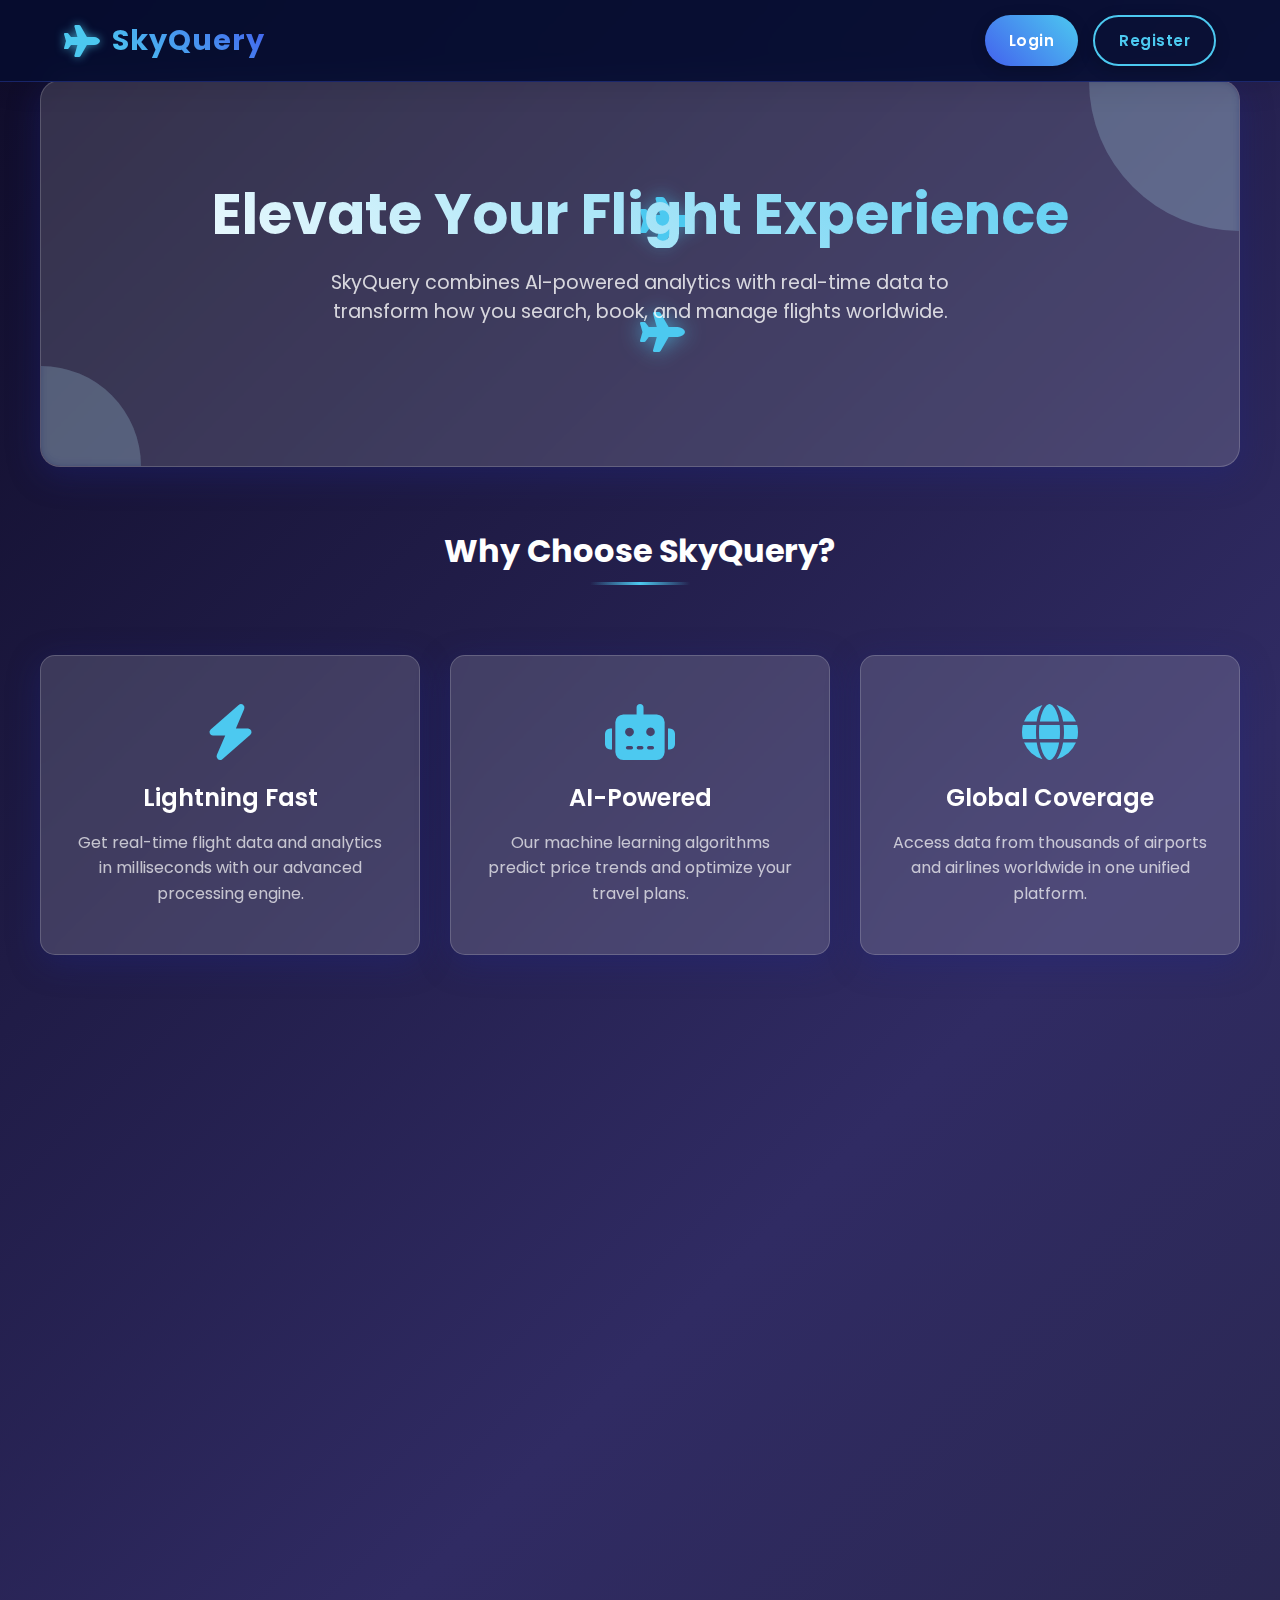
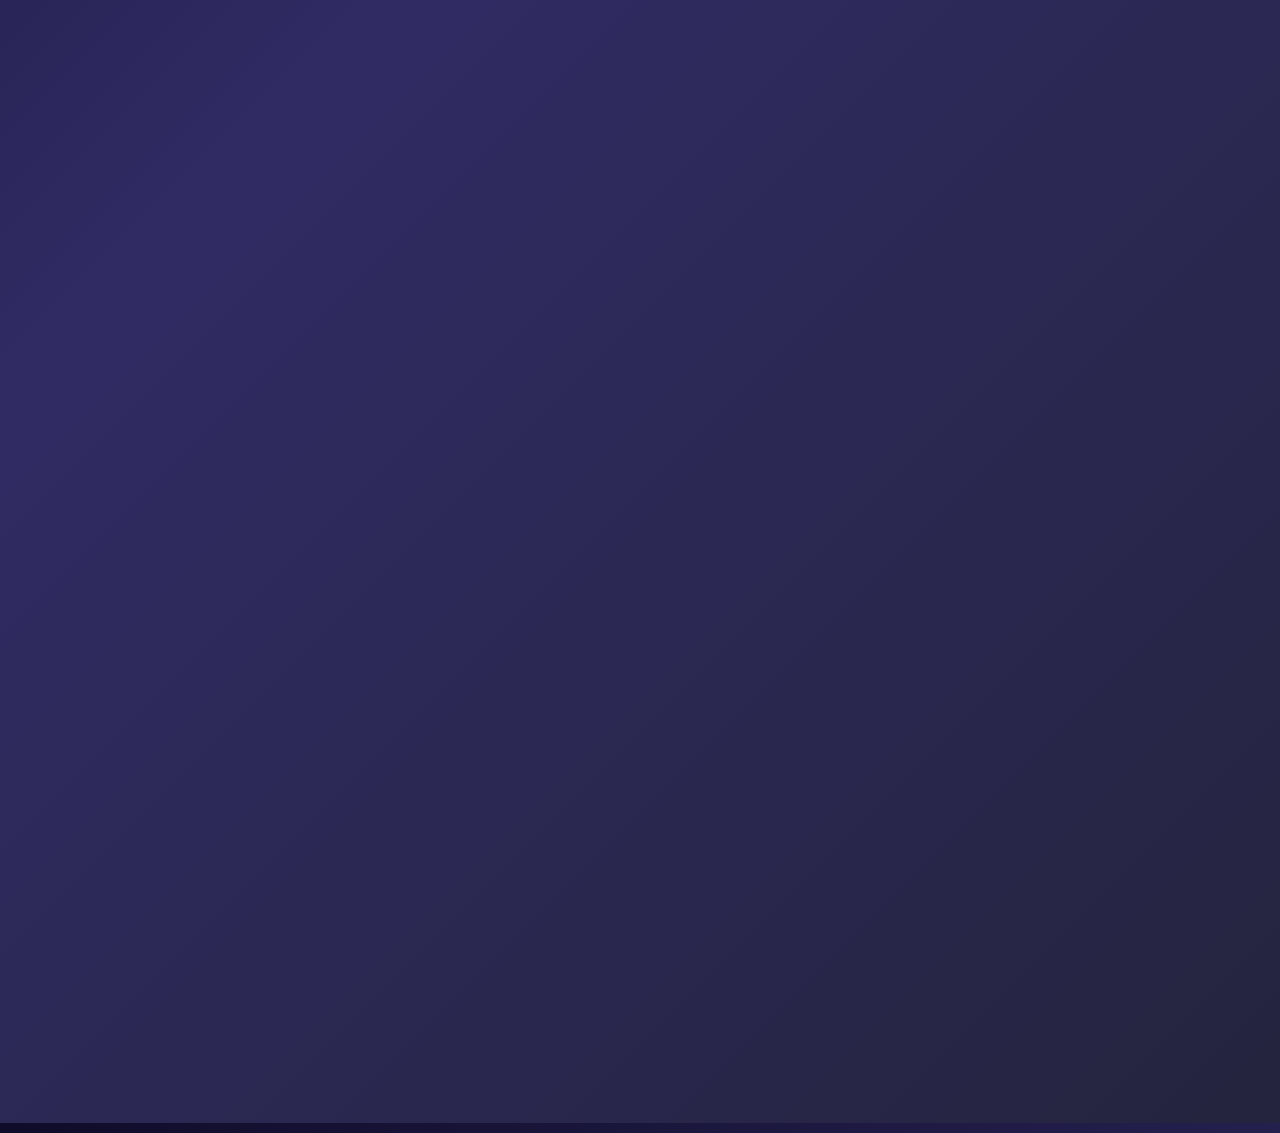
<file: templates/index.html>
<!DOCTYPE html>
<html lang="en">
<head>
    <meta charset="UTF-8">
    <meta name="viewport" content="width=device-width, initial-scale=1.0">
    <title>SkyQuery - Modern Flight Assistant</title>
    <link rel="stylesheet" href="https://cdnjs.cloudflare.com/ajax/libs/font-awesome/6.4.0/css/all.min.css">
    <link href="https://fonts.googleapis.com/css2?family=Poppins:wght@300;400;500;600;700&display=swap" rel="stylesheet">
    <style>
        :root {
            --primary-color: #4361ee;
            --secondary-color: #3a0ca3;
            --accent-color: #4cc9f0;
            --light-blue: #f0f8ff;
            --dark-blue: #1a1a2e;
            --neon-blue: #00f5d4;
            --glass-color: rgba(255, 255, 255, 0.15);
        }
        
        * {
            margin: 0;
            padding: 0;
            box-sizing: border-box;
        }
        
        body {
            font-family: 'Poppins', sans-serif;
            background: linear-gradient(135deg, #0f0c29, #302b63, #24243e);
            color: white;
            min-height: 100vh;
            padding: 80px 20px 20px;
            position: relative;
            overflow-x: hidden;
        }

        /* Glass Morphism Effect */
        .glass {
            background: var(--glass-color);
            backdrop-filter: blur(10px);
            -webkit-backdrop-filter: blur(10px);
            border-radius: 10px;
            border: 1px solid rgba(255, 255, 255, 0.18);
            box-shadow: 0 8px 32px 0 rgba(31, 38, 135, 0.37);
        }

        /* Fixed Header - Modern Glass Effect */
        .fixed-header {
            position: fixed;
            top: 0;
            left: 0;
            width: 100%;
            padding: 15px 5%;
            display: flex;
            justify-content: space-between;
            align-items: center;
            z-index: 1000;
            background: rgba(4, 12, 48, 0.8);
            backdrop-filter: blur(10px);
            -webkit-backdrop-filter: blur(10px);
            box-shadow: 0 4px 30px rgba(0, 0, 0, 0.1);
            border-bottom: 1px solid rgba(67, 97, 238, 0.3);
            transition: all 0.3s ease;
        }

        .fixed-header.scrolled {
            padding: 10px 5%;
            background: rgba(4, 12, 48, 0.9);
        }

        .header-logo {
            display: flex;
            align-items: center;
            gap: 12px;
            cursor: pointer;
        }
        
        .header-logo i {
            font-size: 2rem;
            color: var(--accent-color);
            text-shadow: 0 0 10px rgba(76, 201, 240, 0.7);
            transition: transform 0.3s ease;
        }

        .header-logo:hover i {
            transform: rotate(15deg) scale(1.1);
        }
        
        .header-logo h1 {
            font-size: 1.8rem;
            font-weight: 700;
            background: linear-gradient(45deg, var(--accent-color), var(--primary-color));
            -webkit-background-clip: text;
            background-clip: text;
            color: transparent;
            margin: 0;
            letter-spacing: 1px;
        }

        .header-buttons {
            display: flex;
            gap: 15px;
        }

        /* Modern Buttons with Hover Effects */
        .btn {
            display: inline-flex;
            align-items: center;
            justify-content: center;
            padding: 12px 24px;
            border-radius: 50px;
            text-decoration: none;
            font-weight: 600;
            transition: all 0.4s cubic-bezier(0.175, 0.885, 0.32, 1.275);
            position: relative;
            overflow: hidden;
            z-index: 1;
            border: none;
            font-size: 0.95rem;
            letter-spacing: 0.5px;
            box-shadow: 0 4px 15px rgba(0, 0, 0, 0.2);
        }
        
        .btn-primary {
            background: linear-gradient(45deg, var(--primary-color), var(--accent-color));
            color: white;
        }
        
        .btn-primary:hover {
            transform: translateY(-3px);
            box-shadow: 0 8px 25px rgba(67, 97, 238, 0.4);
        }

        .btn-primary::before {
            content: '';
            position: absolute;
            top: 0;
            left: 0;
            width: 100%;
            height: 100%;
            background: linear-gradient(45deg, var(--accent-color), var(--primary-color));
            z-index: -1;
            opacity: 0;
            transition: opacity 0.4s ease;
        }

        .btn-primary:hover::before {
            opacity: 1;
        }
        
        .btn-outline {
            background: transparent;
            color: var(--accent-color);
            border: 2px solid var(--accent-color);
        }
        
        .btn-outline:hover {
            background: rgba(76, 201, 240, 0.1);
            transform: translateY(-3px);
            box-shadow: 0 8px 25px rgba(76, 201, 240, 0.3);
        }

        /* Main Container - 3D Perspective */
        .home-container {
            max-width: 1200px;
            width: 100%;
            margin: 0 auto;
            perspective: 1000px;
        }

        /* Hero Section with 3D Parallax Effect */
        .hero-section {
            text-align: center;
            padding: 100px 20px;
            position: relative;
            overflow: hidden;
            border-radius: 20px;
            margin-bottom: 60px;
            transform-style: preserve-3d;
        }

        .hero-content {
            position: relative;
            z-index: 2;
            transform: translateZ(50px);
        }

        .hero-title {
            font-size: 3.5rem;
            font-weight: 700;
            margin-bottom: 20px;
            background: linear-gradient(45deg, white, var(--accent-color));
            -webkit-background-clip: text;
            background-clip: text;
            color: transparent;
            line-height: 1.2;
        }

        .hero-description {
            font-size: 1.2rem;
            max-width: 700px;
            margin: 0 auto 40px;
            color: rgba(255, 255, 255, 0.8);
        }

        .hero-buttons {
            display: flex;
            gap: 20px;
            justify-content: center;
        }

        /* Animated Background Elements */
        .bg-elements {
            position: absolute;
            top: 0;
            left: 0;
            width: 100%;
            height: 100%;
            overflow: hidden;
            z-index: 1;
        }

        .floating-plane {
            position: absolute;
            font-size: 3rem;
            color: var(--accent-color);
            animation: fly 15s linear infinite;
            filter: drop-shadow(0 0 10px rgba(76, 201, 240, 0.7));
            z-index: 1;
        }

        @keyframes fly {
            0% {
                left: -10%;
                transform: translateY(0) rotate(0deg);
            }
            25% {
                transform: translateY(-50px) rotate(5deg);
            }
            50% {
                transform: translateY(0) rotate(0deg);
            }
            75% {
                transform: translateY(50px) rotate(-5deg);
            }
            100% {
                left: 110%;
                transform: translateY(0) rotate(0deg);
            }
        }

        .floating-circle {
            position: absolute;
            border-radius: 50%;
            background: rgba(76, 201, 240, 0.1);
            backdrop-filter: blur(5px);
            animation: float 15s infinite ease-in-out;
        }

        @keyframes float {
            0%, 100% {
                transform: translateY(0) rotate(0deg);
            }
            50% {
                transform: translateY(-40px) rotate(5deg);
            }
        }

        .circle-1 {
            width: 300px;
            height: 300px;
            top: -150px;
            right: -150px;
            animation-delay: 0s;
        }

        .circle-2 {
            width: 200px;
            height: 200px;
            bottom: -100px;
            left: -100px;
            animation-delay: 2s;
        }

        /* Feature Cards with 3D Hover Effect */
        .feature-section {
            margin-bottom: 80px;
            position: relative;
        }

        .section-title {
            font-size: 2rem;
            margin-bottom: 40px;
            text-align: center;
            position: relative;
            display: inline-block;
            width: 100%;
        }

        .section-title::after {
            content: '';
            position: absolute;
            bottom: -10px;
            left: 50%;
            transform: translateX(-50%);
            width: 100px;
            height: 3px;
            background: linear-gradient(90deg, transparent, var(--accent-color), transparent);
        }

        .feature-grid {
            display: grid;
            grid-template-columns: repeat(auto-fit, minmax(300px, 1fr));
            gap: 30px;
            margin-top: 40px;
        }

        .feature-card {
            padding: 30px;
            border-radius: 15px;
            transition: all 0.5s cubic-bezier(0.175, 0.885, 0.32, 1.275);
            transform-style: preserve-3d;
            position: relative;
            cursor: pointer;
            min-height: 300px;
            display: flex;
            flex-direction: column;
            align-items: center;
            justify-content: center;
            text-align: center;
        }

        .feature-card:hover {
            transform: translateY(-10px) rotateX(5deg) rotateY(5deg);
            box-shadow: 0 20px 40px rgba(0, 0, 0, 0.3);
        }

        .feature-card::before {
            content: '';
            position: absolute;
            top: 0;
            left: 0;
            width: 100%;
            height: 100%;
            border-radius: 15px;
            background: linear-gradient(135deg, rgba(67, 97, 238, 0.2), rgba(76, 201, 240, 0.1));
            z-index: -1;
            transform: translateZ(-1px);
            opacity: 0;
            transition: opacity 0.5s ease;
        }

        .feature-card:hover::before {
            opacity: 1;
        }

        .feature-icon {
            font-size: 3.5rem;
            margin-bottom: 20px;
            color: var(--accent-color);
            transition: all 0.3s ease;
        }

        .feature-card:hover .feature-icon {
            transform: scale(1.2);
            text-shadow: 0 0 20px rgba(76, 201, 240, 0.7);
        }

        .feature-title {
            font-size: 1.5rem;
            margin-bottom: 15px;
            font-weight: 600;
        }

        .feature-description {
            color: rgba(255, 255, 255, 0.7);
            line-height: 1.6;
        }

        /* About Section with Parallax Scrolling */
        .about-section {
            margin-bottom: 80px;
            position: relative;
            padding: 60px;
            border-radius: 20px;
            overflow: hidden;
        }

        .about-content {
            position: relative;
            z-index: 2;
            max-width: 800px;
            margin: 0 auto;
            text-align: center;
        }

        .about-text {
            font-size: 1.1rem;
            line-height: 1.8;
            margin-bottom: 30px;
            color: rgba(255, 255, 255, 0.9);
        }

        /* Testimonials with 3D Carousel Effect */
        .testimonials-section {
            margin-bottom: 80px;
        }

        .testimonial-grid {
            display: grid;
            grid-template-columns: repeat(auto-fit, minmax(300px, 1fr));
            gap: 30px;
        }

        .testimonial-card {
            padding: 30px;
            border-radius: 15px;
            transition: all 0.5s ease;
            transform-style: preserve-3d;
        }

        .testimonial-card:hover {
            transform: translateY(-10px) rotateY(5deg);
        }

        .testimonial-text {
            font-style: italic;
            margin-bottom: 20px;
            position: relative;
            padding-left: 20px;
        }

        .testimonial-text::before {
            content: '\201C';
            font-size: 4rem;
            position: absolute;
            left: -15px;
            top: -20px;
            color: rgba(76, 201, 240, 0.3);
            font-family: serif;
        }

        .testimonial-author {
            font-weight: 600;
            color: var(--accent-color);
        }

        /* Contact Section with Interactive Map */
        .contact-section {
            margin-bottom: 60px;
            position: relative;
            padding: 60px;
            border-radius: 20px;
        }

        .contact-grid {
            display: grid;
            grid-template-columns: 1fr 1fr;
            gap: 40px;
        }

        .contact-info {
            margin-bottom: 25px;
            display: flex;
            align-items: flex-start;
        }

        .contact-icon {
            font-size: 1.5rem;
            color: var(--accent-color);
            margin-right: 15px;
            min-width: 30px;
        }

        .contact-text {
            flex: 1;
        }

        .contact-link {
            color: var(--accent-color);
            text-decoration: none;
            transition: all 0.3s ease;
            position: relative;
        }

        .contact-link::after {
            content: '';
            position: absolute;
            bottom: -2px;
            left: 0;
            width: 0;
            height: 1px;
            background: var(--accent-color);
            transition: width 0.3s ease;
        }

        .contact-link:hover::after {
            width: 100%;
        }

        /* Interactive 3D Map */
        .map-container {
            position: relative;
            height: 300px;
            border-radius: 15px;
            overflow: hidden;
            transform-style: preserve-3d;
            box-shadow: 0 15px 35px rgba(0, 0, 0, 0.3);
        }

        .map-overlay {
            position: absolute;
            top: 0;
            left: 0;
            width: 100%;
            height: 100%;
            background: linear-gradient(135deg, rgba(67, 97, 238, 0.3), rgba(76, 201, 240, 0.2));
            display: flex;
            align-items: center;
            justify-content: center;
            color: white;
            font-size: 1.2rem;
            font-weight: 600;
            backdrop-filter: blur(2px);
        }

        /* Animated Footer */
        footer {
            text-align: center;
            padding: 30px 0;
            position: relative;
        }

        .footer-decoration {
            width: 100%;
            height: 1px;
            background: linear-gradient(90deg, transparent, var(--accent-color), transparent);
            margin-bottom: 20px;
        }

        .footer-text {
            color: rgba(255, 255, 255, 0.6);
            font-size: 0.9rem;
        }

        .social-links {
            display: flex;
            justify-content: center;
            gap: 20px;
            margin-top: 20px;
        }

        .social-link {
            color: white;
            font-size: 1.2rem;
            transition: all 0.3s ease;
        }

        .social-link:hover {
            color: var(--accent-color);
            transform: translateY(-3px) scale(1.2);
        }

        /* Responsive Styles */
        @media (max-width: 1024px) {
            .hero-title {
                font-size: 2.8rem;
            }
            
            .contact-grid {
                grid-template-columns: 1fr;
            }
            
            .map-container {
                height: 250px;
            }
        }

        @media (max-width: 768px) {
            .fixed-header {
                padding: 15px 20px;
            }
            
            .header-logo h1 {
                font-size: 1.5rem;
            }
            
            .header-logo i {
                font-size: 1.5rem;
            }
            
            .btn {
                padding: 10px 18px;
                font-size: 0.9rem;
            }
            
            .hero-section {
                padding: 80px 20px;
            }
            
            .hero-title {
                font-size: 2.2rem;
            }
            
            .hero-description {
                font-size: 1rem;
            }
            
            .hero-buttons {
                flex-direction: column;
                gap: 15px;
                align-items: center;
            }
            
            .feature-grid {
                grid-template-columns: 1fr;
            }
            
            .about-section, .contact-section {
                padding: 40px 20px;
            }
        }

        @media (max-width: 480px) {
            .header-logo h1 {
                font-size: 1.3rem;
            }
            
            .header-buttons {
                gap: 10px;
            }
            
            .btn {
                padding: 8px 15px;
            }
            
            .hero-title {
                font-size: 1.8rem;
            }
            
            .section-title {
                font-size: 1.5rem;
            }
            
            .feature-card {
                padding: 25px 20px;
                min-height: 250px;
            }
            
            .feature-icon {
                font-size: 2.5rem;
            }
        }

        /* Scroll Reveal Animation */
        .reveal {
            opacity: 0;
            transform: translateY(30px);
            transition: all 1s ease;
        }

        .reveal.active {
            opacity: 1;
            transform: translateY(0);
        }
    </style>
</head>
<body>
    <!-- Fixed Header -->
    <header class="fixed-header">
        <div class="header-logo">
            <i class="fas fa-plane"></i>
            <h1>SkyQuery</h1>
        </div>
        <div class="header-buttons">
            <a href="/login" class="btn btn-primary">Login</a>
            <a href="/register" class="btn btn-outline">Register</a>
        </div>
    </header>

    <!-- Main Content -->
    <div class="home-container">
        <!-- Hero Section -->
        <section class="hero-section glass reveal">
            <div class="bg-elements">
                <i class="fas fa-plane floating-plane" style="top: 30%; animation-delay: 0.5s;"></i>
                <i class="fas fa-plane floating-plane" style="top: 60%; animation-delay: 3s; font-size: 2.5rem;"></i>
                <div class="floating-circle circle-1"></div>
                <div class="floating-circle circle-2"></div>
            </div>
            <div class="hero-content">
                <h1 class="hero-title">Elevate Your Flight Experience</h1>
                <p class="hero-description">SkyQuery combines AI-powered analytics with real-time data to transform how you search, book, and manage flights worldwide.</p>

            </div>
        </section>

        <!-- Features Section -->
        <section class="feature-section reveal">
            <h2 class="section-title">Why Choose SkyQuery?</h2>
            <div class="feature-grid">
                <div class="feature-card glass">
                    <i class="fas fa-bolt feature-icon"></i>
                    <h3 class="feature-title">Lightning Fast</h3>
                    <p class="feature-description">Get real-time flight data and analytics in milliseconds with our advanced processing engine.</p>
                </div>
                <div class="feature-card glass">
                    <i class="fas fa-robot feature-icon"></i>
                    <h3 class="feature-title">AI-Powered</h3>
                    <p class="feature-description">Our machine learning algorithms predict price trends and optimize your travel plans.</p>
                </div>
                <div class="feature-card glass">
                    <i class="fas fa-globe feature-icon"></i>
                    <h3 class="feature-title">Global Coverage</h3>
                    <p class="feature-description">Access data from thousands of airports and airlines worldwide in one unified platform.</p>
                </div>
            </div>
        </section>

        <!-- About Section -->
        <section class="about-section glass reveal">
            <div class="about-content">
                <h2 class="section-title">About SkyQuery</h2>
                <p class="about-text">SkyQuery is revolutionizing the travel industry with cutting-edge technology that makes flight search and booking smarter, faster, and more intuitive. Our platform leverages big data analytics and artificial intelligence to deliver insights that were previously unavailable to travelers.</p>
                <p class="about-text">Founded by a team of aviation experts and data scientists, SkyQuery is committed to transparency and efficiency in air travel, helping users save time and money while discovering new possibilities in their journeys.</p>
                <a href="/about" class="btn btn-primary">Learn More</a>
            </div>
        </section>

        <!-- Testimonials Section -->
        <section class="testimonials-section reveal">
            <h2 class="section-title">What Our Users Say</h2>
            <div class="testimonial-grid">
                <div class="testimonial-card glass">
                    <p class="testimonial-text">SkyQuery has completely transformed how I plan business trips. The price prediction feature alone has saved my company thousands in travel expenses.</p>
                    <p class="testimonial-author">— Michael Chen, CFO at TechGlobal</p>
                </div>
                <div class="testimonial-card glass">
                    <p class="testimonial-text">As a frequent traveler, I've never used a more intuitive flight search tool. The AI recommendations are spot-on and the interface is beautiful.</p>
                    <p class="testimonial-author">— Sarah Johnson, Travel Blogger</p>
                </div>
                <div class="testimonial-card glass">
                    <p class="testimonial-text">The real-time analytics dashboard gives our travel agency a competitive edge we couldn't find anywhere else. Our clients love the insights we provide.</p>
                    <p class="testimonial-author">— David Martinez, Travel Agency Owner</p>
                </div>
            </div>
        </section>

        <!-- Contact Section -->
        <section class="contact-section glass reveal">
            <h2 class="section-title">Contact Us</h2>
            <div class="contact-grid">
                <div class="contact-info">
                    <div class="contact-icon">
                        <i class="fas fa-envelope"></i>
                    </div>
                    <div class="contact-text">
                        <h3>Email</h3>
                        <a href="mailto:support@skyquery.com" class="contact-link">support@skyquery.com</a>
                    </div>
                </div>
                <div class="contact-info">
                    <div class="contact-icon">
                        <i class="fas fa-phone"></i>
                    </div>
                    <div class="contact-text">
                        <h3>Phone</h3>
                        <a href="tel:+1234567890" class="contact-link">+1 (234) 567-890</a>
                    </div>
                </div>
                <div class="contact-info">
                    <div class="contact-icon">
                        <i class="fas fa-map-marker-alt"></i>
                    </div>
                    <div class="contact-text">
                        <h3>Address</h3>
                        <p>Avinashi Road<br>Coimbatore, Tamilnadu 641407</p>
                    </div>
                </div>
            </div>
        </section>
    </div>

    <!-- Footer -->
    <footer class="reveal">
        <div class="footer-decoration"></div>
        <div class="social-links">
            <a href="#" class="social-link"><i class="fab fa-twitter"></i></a>
            <a href="#" class="social-link"><i class="fab fa-linkedin-in"></i></a>
            <a href="#" class="social-link"><i class="fab fa-instagram"></i></a>
            <a href="#" class="social-link"><i class="fab fa-facebook-f"></i></a>
        </div>
        <p class="footer-text">© 2025 SkyQuery Technologies. All rights reserved.</p>
    </footer>

    <script>
        // Scroll Reveal Animation
        function revealOnScroll() {
            const reveals = document.querySelectorAll('.reveal');
            
            for (let i = 0; i < reveals.length; i++) {
                const windowHeight = window.innerHeight;
                const elementTop = reveals[i].getBoundingClientRect().top;
                const elementVisible = 150;
                
                if (elementTop < windowHeight - elementVisible) {
                    reveals[i].classList.add('active');
                }
            }
        }

        window.addEventListener('scroll', revealOnScroll);
        revealOnScroll(); // Initialize

        // Header Scroll Effect
        window.addEventListener('scroll', function() {
            const header = document.querySelector('.fixed-header');
            if (window.scrollY > 50) {
                header.classList.add('scrolled');
            } else {
                header.classList.remove('scrolled');
            }
        });

        // 3D Hover Effects for Feature Cards
        document.querySelectorAll('.feature-card').forEach(card => {
            card.addEventListener('mousemove', (e) => {
                const xAxis = (window.innerWidth / 2 - e.pageX) / 25;
                const yAxis = (window.innerHeight / 2 - e.pageY) / 25;
                card.style.transform = `rotateY(${xAxis}deg) rotateX(${yAxis}deg)`;
            });

            card.addEventListener('mouseenter', () => {
                card.style.transition = 'none';
            });

            card.addEventListener('mouseleave', () => {
                card.style.transition = 'all 0.5s ease';
                card.style.transform = 'rotateY(0deg) rotateX(0deg)';
            });
        });
    </script>
</body>
</html>
</file>
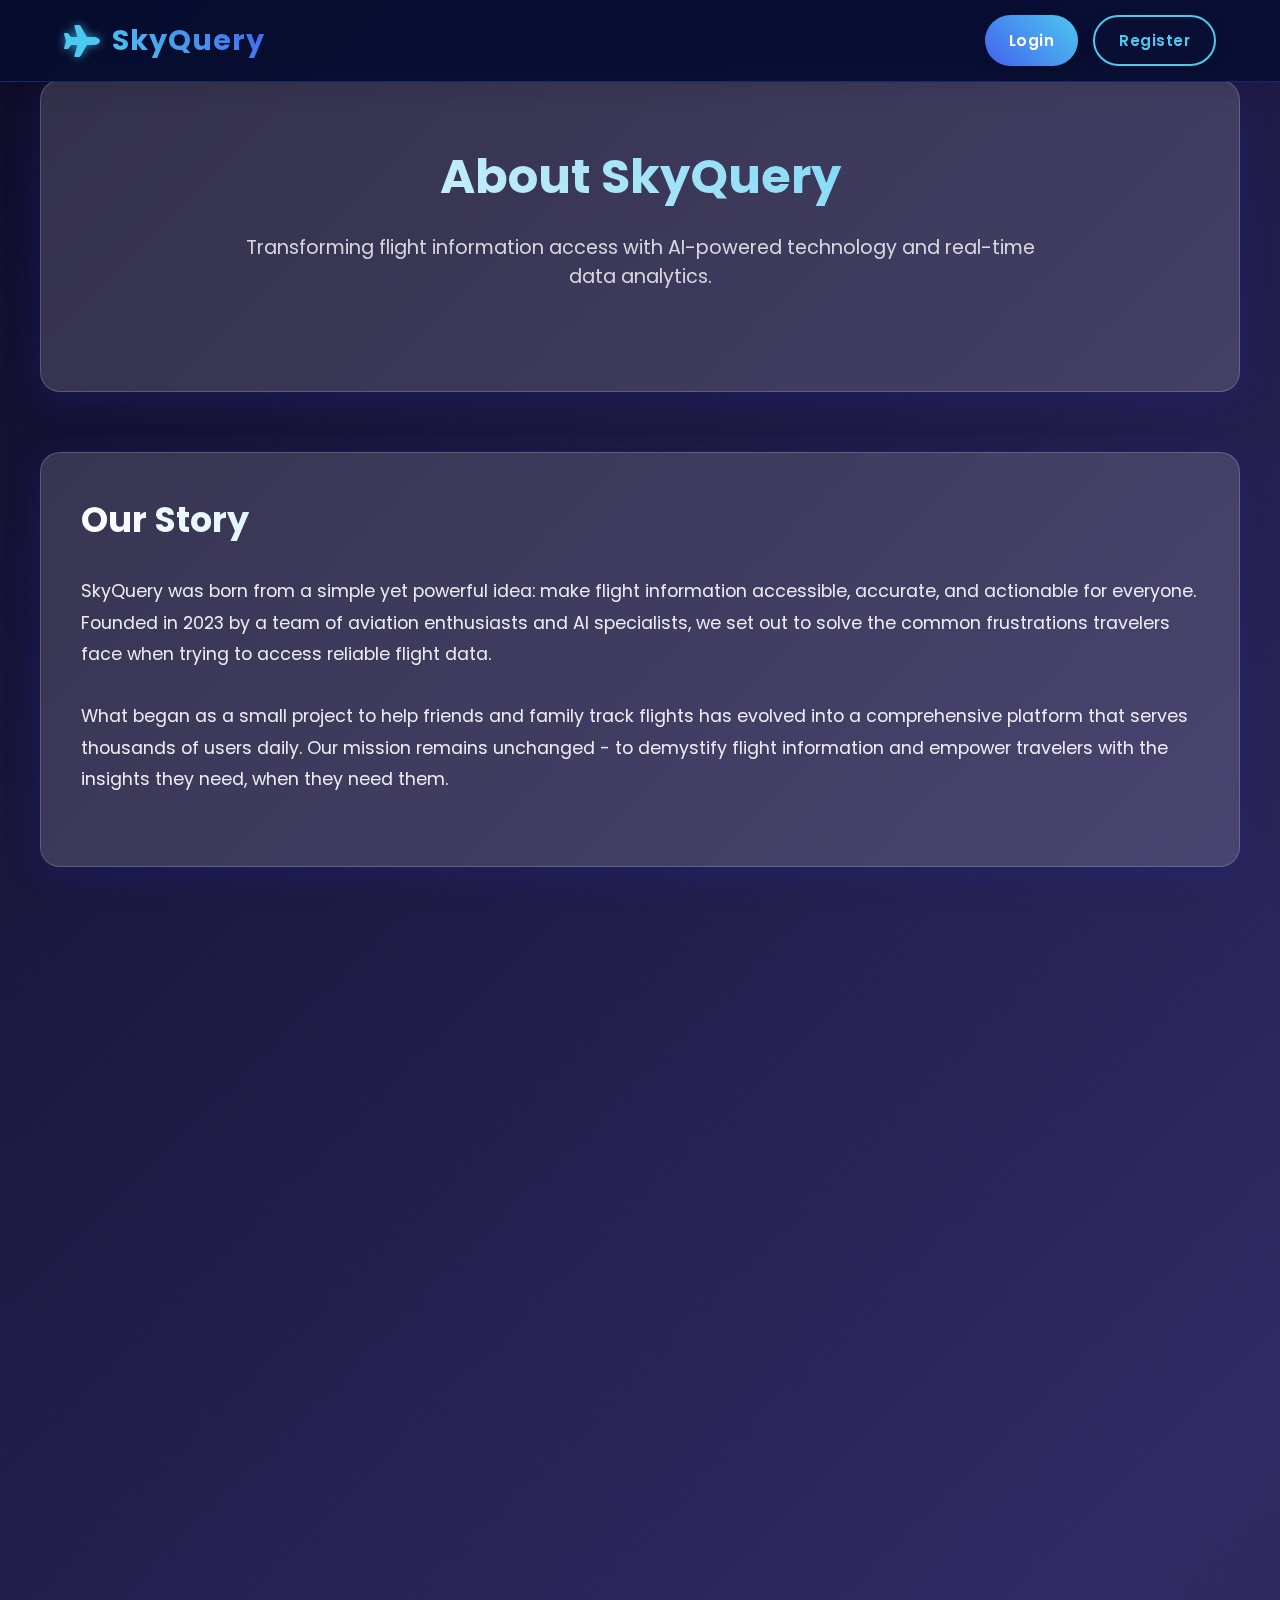
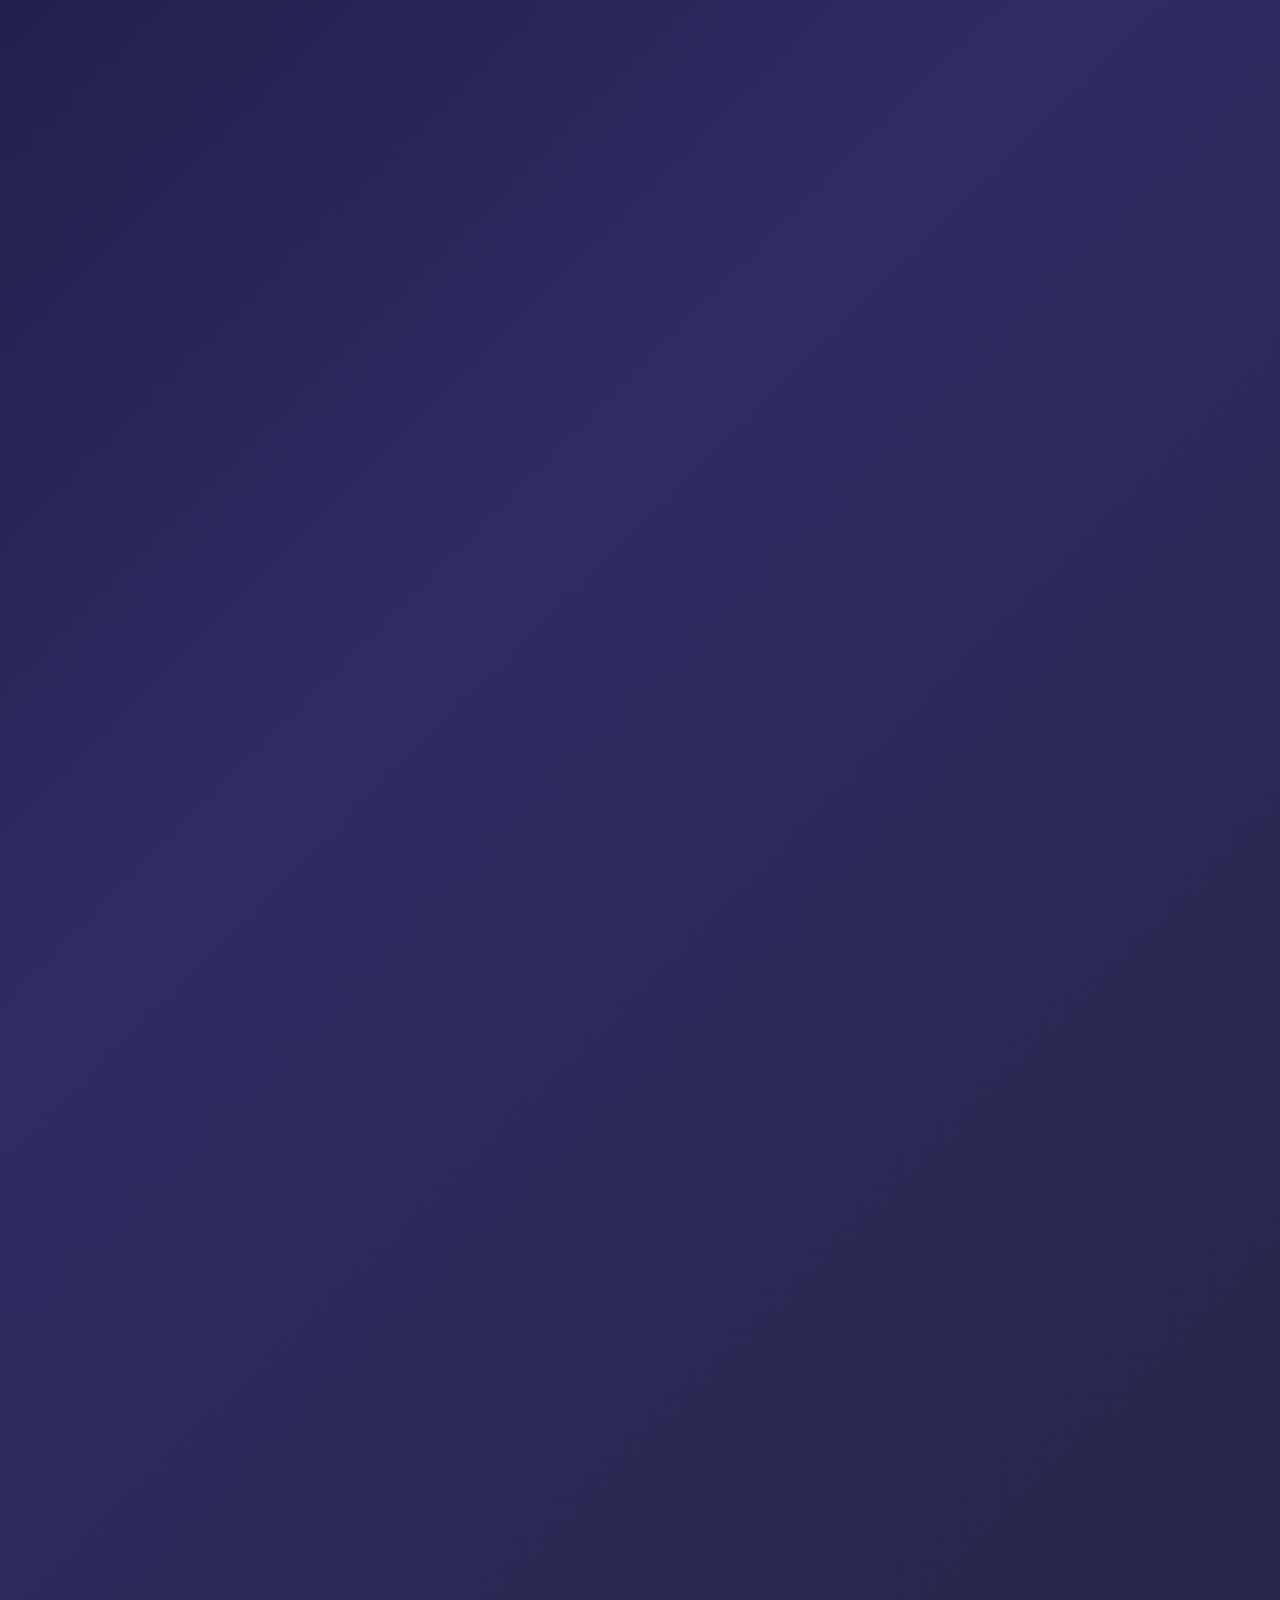
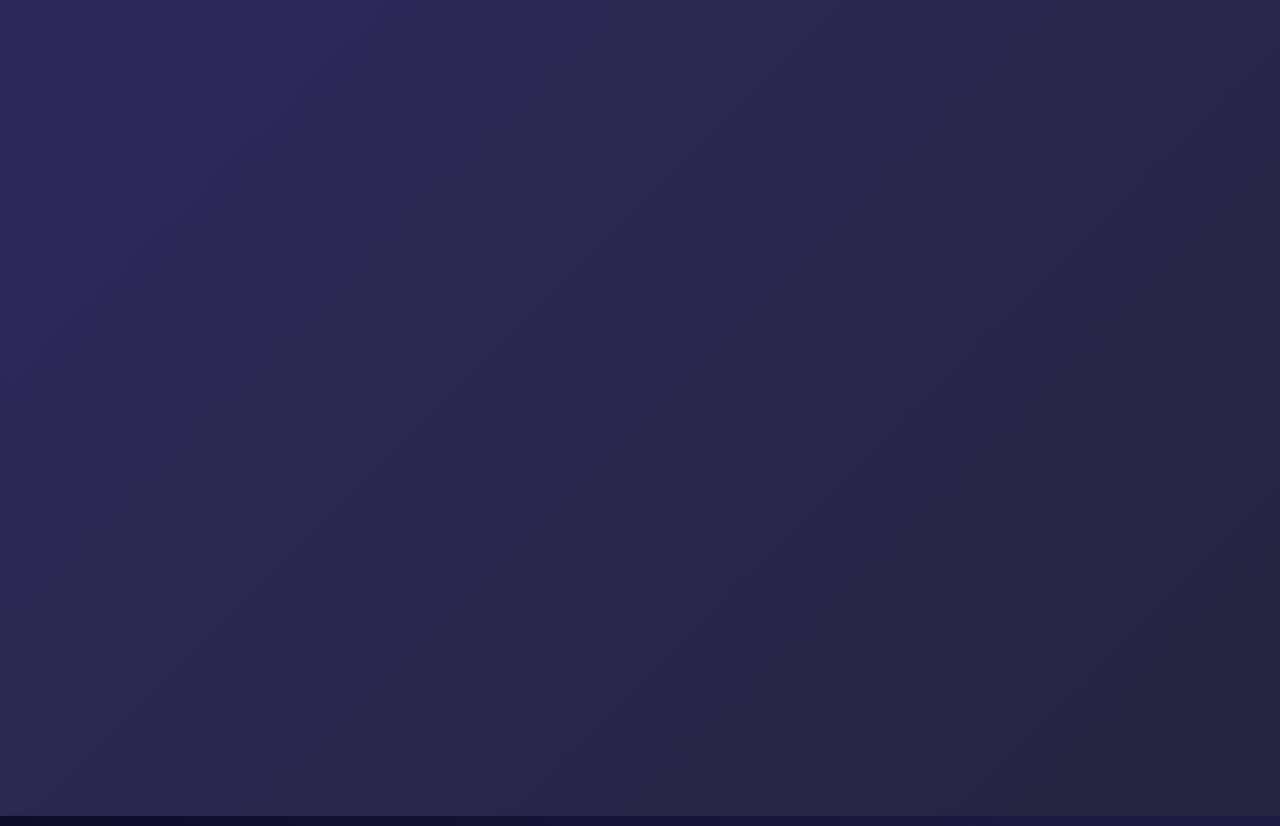
<file: templates/about.html>
<!DOCTYPE html>
<html lang="en">
<head>
    <meta charset="UTF-8">
    <meta name="viewport" content="width=device-width, initial-scale=1.0">
    <title>SkyQuery - About Us</title>
    <link rel="stylesheet" href="https://cdnjs.cloudflare.com/ajax/libs/font-awesome/6.4.0/css/all.min.css">
    <link href="https://fonts.googleapis.com/css2?family=Poppins:wght@300;400;500;600;700&display=swap" rel="stylesheet">
    <style>
        :root {
            --primary-color: #4361ee;
            --secondary-color: #3a0ca3;
            --accent-color: #4cc9f0;
            --light-blue: #f0f8ff;
            --dark-blue: #1a1a2e;
            --neon-blue: #00f5d4;
            --glass-color: rgba(255, 255, 255, 0.15);
        }
        
        * {
            margin: 0;
            padding: 0;
            box-sizing: border-box;
        }
        
        body {
            font-family: 'Poppins', sans-serif;
            background: linear-gradient(135deg, #0f0c29, #302b63, #24243e);
            color: white;
            min-height: 100vh;
            padding: 80px 20px 20px;
            position: relative;
            overflow-x: hidden;
        }

        /* Glass Morphism Effect */
        .glass {
            background: var(--glass-color);
            backdrop-filter: blur(10px);
            -webkit-backdrop-filter: blur(10px);
            border-radius: 10px;
            border: 1px solid rgba(255, 255, 255, 0.18);
            box-shadow: 0 8px 32px 0 rgba(31, 38, 135, 0.37);
        }

        /* Fixed Header - Modern Glass Effect */
        .fixed-header {
            position: fixed;
            top: 0;
            left: 0;
            width: 100%;
            padding: 15px 5%;
            display: flex;
            justify-content: space-between;
            align-items: center;
            z-index: 1000;
            background: rgba(4, 12, 48, 0.8);
            backdrop-filter: blur(10px);
            -webkit-backdrop-filter: blur(10px);
            box-shadow: 0 4px 30px rgba(0, 0, 0, 0.1);
            border-bottom: 1px solid rgba(67, 97, 238, 0.3);
            transition: all 0.3s ease;
        }

        .fixed-header.scrolled {
            padding: 10px 5%;
            background: rgba(4, 12, 48, 0.9);
        }

        .header-logo {
            display: flex;
            align-items: center;
            gap: 12px;
            cursor: pointer;
            text-decoration: none;
        }
        
        .header-logo i {
            font-size: 2rem;
            color: var(--accent-color);
            text-shadow: 0 0 10px rgba(76, 201, 240, 0.7);
            transition: transform 0.3s ease;
        }

        .header-logo:hover i {
            transform: rotate(15deg) scale(1.1);
        }
        
        .header-logo h1 {
            font-size: 1.8rem;
            font-weight: 700;
            background: linear-gradient(45deg, var(--accent-color), var(--primary-color));
            -webkit-background-clip: text;
            background-clip: text;
            color: transparent;
            margin: 0;
            letter-spacing: 1px;
        }

        .header-buttons {
            display: flex;
            gap: 15px;
        }

        /* Modern Buttons with Hover Effects */
        .btn {
            display: inline-flex;
            align-items: center;
            justify-content: center;
            padding: 12px 24px;
            border-radius: 50px;
            text-decoration: none;
            font-weight: 600;
            transition: all 0.4s cubic-bezier(0.175, 0.885, 0.32, 1.275);
            position: relative;
            overflow: hidden;
            z-index: 1;
            border: none;
            font-size: 0.95rem;
            letter-spacing: 0.5px;
            box-shadow: 0 4px 15px rgba(0, 0, 0, 0.2);
        }
        
        .btn-primary {
            background: linear-gradient(45deg, var(--primary-color), var(--accent-color));
            color: white;
        }
        
        .btn-primary:hover {
            transform: translateY(-3px);
            box-shadow: 0 8px 25px rgba(67, 97, 238, 0.4);
        }

        .btn-primary::before {
            content: '';
            position: absolute;
            top: 0;
            left: 0;
            width: 100%;
            height: 100%;
            background: linear-gradient(45deg, var(--accent-color), var(--primary-color));
            z-index: -1;
            opacity: 0;
            transition: opacity 0.4s ease;
        }

        .btn-primary:hover::before {
            opacity: 1;
        }
        
        .btn-outline {
            background: transparent;
            color: var(--accent-color);
            border: 2px solid var(--accent-color);
        }
        
        .btn-outline:hover {
            background: rgba(76, 201, 240, 0.1);
            transform: translateY(-3px);
            box-shadow: 0 8px 25px rgba(76, 201, 240, 0.3);
        }

        /* Main Container */
        .about-container {
            max-width: 1200px;
            width: 100%;
            margin: 0 auto;
        }

        /* Hero Section */
        .about-hero {
            text-align: center;
            padding: 60px 20px;
            margin-bottom: 60px;
            position: relative;
            overflow: hidden;
            border-radius: 20px;
        }

        .about-hero-content {
            position: relative;
            z-index: 2;
        }

        .about-title {
            font-size: 3rem;
            font-weight: 700;
            margin-bottom: 20px;
            background: linear-gradient(45deg, white, var(--accent-color));
            -webkit-background-clip: text;
            background-clip: text;
            color: transparent;
        }

        .about-subtitle {
            font-size: 1.2rem;
            max-width: 800px;
            margin: 0 auto 40px;
            color: rgba(255, 255, 255, 0.8);
        }

        /* About Sections */
        .about-section {
            margin-bottom: 80px;
            padding: 40px;
            border-radius: 20px;
        }

        .section-title {
            font-size: 2.2rem;
            margin-bottom: 30px;
            background: linear-gradient(45deg, white, var(--accent-color));
            -webkit-background-clip: text;
            background-clip: text;
            color: transparent;
        }

        .section-content {
            font-size: 1.1rem;
            line-height: 1.8;
            color: rgba(255, 255, 255, 0.9);
            margin-bottom: 30px;
        }

        /* Team Section */
        .team-section {
            margin-bottom: 80px;
        }

        .team-grid {
            display: grid;
            grid-template-columns: repeat(auto-fit, minmax(280px, 1fr));
            gap: 30px;
            margin-top: 40px;
        }

        .team-card {
            padding: 30px;
            border-radius: 15px;
            text-align: center;
            transition: all 0.5s ease;
        }

        .team-card:hover {
            transform: translateY(-10px);
        }

        .team-avatar {
            width: 120px;
            height: 120px;
            border-radius: 50%;
            margin: 0 auto 20px;
            background: linear-gradient(135deg, var(--primary-color), var(--accent-color));
            display: flex;
            align-items: center;
            justify-content: center;
            font-size: 3rem;
            color: white;
        }

        .team-name {
            font-size: 1.5rem;
            margin-bottom: 10px;
            font-weight: 600;
        }

        .team-role {
            color: var(--accent-color);
            margin-bottom: 15px;
            font-weight: 500;
        }

        .team-bio {
            color: rgba(255, 255, 255, 0.7);
            line-height: 1.6;
            margin-bottom: 20px;
        }

        .team-social {
            display: flex;
            justify-content: center;
            gap: 15px;
        }

        .team-social-link {
            color: white;
            font-size: 1.2rem;
            transition: all 0.3s ease;
        }

        .team-social-link:hover {
            color: var(--accent-color);
            transform: scale(1.2);
        }

        /* Timeline Section */
        .timeline-section {
            margin-bottom: 80px;
            position: relative;
        }

        .timeline {
            position: relative;
            max-width: 800px;
            margin: 40px auto 0;
        }

        .timeline::after {
            content: '';
            position: absolute;
            width: 2px;
            background: var(--accent-color);
            top: 0;
            bottom: 0;
            left: 50%;
            margin-left: -1px;
        }

        .timeline-item {
            padding: 10px 40px;
            position: relative;
            width: 50%;
            box-sizing: border-box;
        }

        .timeline-item:nth-child(odd) {
            left: 0;
        }

        .timeline-item:nth-child(even) {
            left: 50%;
        }

        .timeline-item::after {
            content: '';
            position: absolute;
            width: 20px;
            height: 20px;
            background: var(--accent-color);
            border-radius: 50%;
            top: 15px;
            z-index: 1;
        }

        .timeline-item:nth-child(odd)::after {
            right: -10px;
        }

        .timeline-item:nth-child(even)::after {
            left: -10px;
        }

        .timeline-content {
            padding: 20px;
            border-radius: 10px;
            position: relative;
        }

        .timeline-date {
            font-weight: 600;
            color: var(--accent-color);
            margin-bottom: 10px;
        }

        .timeline-title {
            font-size: 1.3rem;
            margin-bottom: 10px;
        }

        .timeline-text {
            color: rgba(255, 255, 255, 0.8);
        }

        /* CTA Section */
        .cta-section {
            text-align: center;
            padding: 60px 20px;
            margin-bottom: 60px;
            border-radius: 20px;
        }

        .cta-title {
            font-size: 2.5rem;
            margin-bottom: 20px;
            background: linear-gradient(45deg, white, var(--accent-color));
            -webkit-background-clip: text;
            background-clip: text;
            color: transparent;
        }

        .cta-description {
            font-size: 1.2rem;
            max-width: 700px;
            margin: 0 auto 40px;
            color: rgba(255, 255, 255, 0.8);
        }

        /* Footer */
        footer {
            text-align: center;
            padding: 30px 0;
            position: relative;
        }

        .footer-decoration {
            width: 100%;
            height: 1px;
            background: linear-gradient(90deg, transparent, var(--accent-color), transparent);
            margin-bottom: 20px;
        }

        .footer-text {
            color: rgba(255, 255, 255, 0.6);
            font-size: 0.9rem;
        }

        .social-links {
            display: flex;
            justify-content: center;
            gap: 20px;
            margin-top: 20px;
        }

        .social-link {
            color: white;
            font-size: 1.2rem;
            transition: all 0.3s ease;
        }

        .social-link:hover {
            color: var(--accent-color);
            transform: translateY(-3px) scale(1.2);
        }

        /* Responsive Styles */
        @media (max-width: 1024px) {
            .about-title {
                font-size: 2.5rem;
            }
            
            .section-title {
                font-size: 2rem;
            }
            
            .cta-title {
                font-size: 2.2rem;
            }
        }

        @media (max-width: 768px) {
            .fixed-header {
                padding: 15px 20px;
            }
            
            .header-logo h1 {
                font-size: 1.5rem;
            }
            
            .header-logo i {
                font-size: 1.5rem;
            }
            
            .btn {
                padding: 10px 18px;
                font-size: 0.9rem;
            }
            
            .about-title {
                font-size: 2.2rem;
            }
            
            .about-subtitle, .section-content, .cta-description {
                font-size: 1rem;
            }
            
            .timeline::after {
                left: 31px;
            }
            
            .timeline-item {
                width: 100%;
                padding-left: 70px;
                padding-right: 25px;
            }
            
            .timeline-item:nth-child(even) {
                left: 0;
            }
            
            .timeline-item::after {
                left: 21px;
            }
            
            .timeline-item:nth-child(odd)::after {
                right: auto;
                left: 21px;
            }
        }

        @media (max-width: 480px) {
            .header-logo h1 {
                font-size: 1.3rem;
            }
        }

        /* Scroll Reveal Animation */
        .reveal {
            opacity: 0;
            transform: translateY(30px);
            transition: all 1s ease;
        }

        .reveal.active {
            opacity: 1;
            transform: translateY(0);
        }
    </style>
</head>
<body>
    <!-- Fixed Header -->
    <header class="fixed-header">
        <a href="/" class="header-logo">
            <i class="fas fa-plane"></i>
            <h1>SkyQuery</h1>
        </a>
        <div class="header-buttons">
            <a href="/login" class="btn btn-primary">Login</a>
            <a href="/register" class="btn btn-outline">Register</a>
        </div>
    </header>

    <!-- Main Content -->
    <div class="about-container">
        <!-- Hero Section -->
        <section class="about-hero glass reveal">
            <div class="about-hero-content">
                <h1 class="about-title">About SkyQuery</h1>
                <p class="about-subtitle">Transforming flight information access with AI-powered technology and real-time data analytics.</p>
            </div>
        </section>

        <!-- Our Story Section -->
        <section class="about-section glass reveal">
            <h2 class="section-title">Our Story</h2>
            <p class="section-content">
                SkyQuery was born from a simple yet powerful idea: make flight information accessible, accurate, and actionable for everyone. Founded in 2023 by a team of aviation enthusiasts and AI specialists, we set out to solve the common frustrations travelers face when trying to access reliable flight data.
            </p>
            <p class="section-content">
                What began as a small project to help friends and family track flights has evolved into a comprehensive platform that serves thousands of users daily. Our mission remains unchanged - to demystify flight information and empower travelers with the insights they need, when they need them.
            </p>
        </section>

        <!-- Our Mission Section -->
        <section class="about-section glass reveal">
            <h2 class="section-title">Our Mission</h2>
            <p class="section-content">
                At SkyQuery, we believe that access to accurate flight information should be simple, intuitive, and available to everyone. Our mission is to democratize flight data by leveraging cutting-edge AI technology to deliver personalized, real-time insights that help travelers make informed decisions.
            </p>
            <p class="section-content">
                We're committed to continuous innovation, exceptional user experience, and maintaining the highest standards of data accuracy. Every feature we develop is designed with one goal in mind: to make your travel experience smoother and more predictable.
            </p>
        </section>

        <!-- Team Section -->
        <section class="team-section reveal">
            <h2 class="section-title">Meet Our Team</h2>
            <div class="team-grid">
                <div class="team-card glass">
                    <div class="team-avatar">
                        <i class="fas fa-user"></i>
                    </div>
                    <h3 class="team-name">Surya K</h3>
                    <p class="team-role">Founder & CEO</p>
                    <p class="team-bio">Aviation enthusiast with 10+ years of experience in the travel industry. Passionate about using technology to solve real-world problems.</p>
                    <div class="team-social">
                        <a href="#" class="team-social-link"><i class="fab fa-linkedin"></i></a>
                        <a href="#" class="team-social-link"><i class="fab fa-twitter"></i></a>
                        <a href="#" class="team-social-link"><i class="fab fa-github"></i></a>
                    </div>
                </div>
                <div class="team-card glass">
                    <div class="team-avatar">
                        <i class="fas fa-user"></i>
                    </div>
                    <h3 class="team-name">Arun Kumar</h3>
                    <p class="team-role">CTO</p>
                    <p class="team-bio">AI specialist with a background in machine learning and natural language processing. Leads our technology development and innovation.</p>
                    <div class="team-social">
                        <a href="#" class="team-social-link"><i class="fab fa-linkedin"></i></a>
                        <a href="#" class="team-social-link"><i class="fab fa-twitter"></i></a>
                        <a href="#" class="team-social-link"><i class="fab fa-github"></i></a>
                    </div>
                </div>
                <div class="team-card glass">
                    <div class="team-avatar">
                        <i class="fas fa-user"></i>
                    </div>
                    <h3 class="team-name">Priya Sharma</h3>
                    <p class="team-role">Head of Product</p>
                    <p class="team-bio">UX/UI expert with a passion for creating intuitive, accessible interfaces. Ensures SkyQuery delivers an exceptional user experience.</p>
                    <div class="team-social">
                        <a href="#" class="team-social-link"><i class="fab fa-linkedin"></i></a>
                        <a href="#" class="team-social-link"><i class="fab fa-twitter"></i></a>
                        <a href="#" class="team-social-link"><i class="fab fa-dribbble"></i></a>
                    </div>
                </div>
            </div>
        </section>

        <!-- Timeline Section -->
        <section class="timeline-section reveal">
            <h2 class="section-title">Our Journey</h2>
            <div class="timeline">
                <div class="timeline-item">
                    <div class="timeline-content glass">
                        <p class="timeline-date">January 2023</p>
                        <h3 class="timeline-title">The Beginning</h3>
                        <p class="timeline-text">SkyQuery was founded with a vision to revolutionize flight information access.</p>
                    </div>
                </div>
                <div class="timeline-item">
                    <div class="timeline-content glass">
                        <p class="timeline-date">April 2023</p>
                        <h3 class="timeline-title">First Prototype</h3>
                        <p class="timeline-text">Launched our first prototype with basic flight status lookup capabilities.</p>
                    </div>
                </div>
                <div class="timeline-item">
                    <div class="timeline-content glass">
                        <p class="timeline-date">August 2023</p>
                        <h3 class="timeline-title">AI Integration</h3>
                        <p class="timeline-text">Integrated advanced AI models to enhance natural language understanding.</p>
                    </div>
                </div>
                <div class="timeline-item">
                    <div class="timeline-content glass">
                        <p class="timeline-date">November 2023</p>
                        <h3 class="timeline-title">Global Database</h3>
                        <p class="timeline-text">Expanded our database to include flights from major airlines worldwide.</p>
                    </div>
                </div>
                <div class="timeline-item">
                    <div class="timeline-content glass">
                        <p class="timeline-date">March 2024</p>
                        <h3 class="timeline-title">Mobile App Launch</h3>
                        <p class="timeline-text">Released our mobile application for iOS and Android platforms.</p>
                    </div>
                </div>
                <div class="timeline-item">
                    <div class="timeline-content glass">
                        <p class="timeline-date">Present</p>
                        <h3 class="timeline-title">Continuous Innovation</h3>
                        <p class="timeline-text">Constantly improving our platform with new features and capabilities.</p>
                    </div>
                </div>
            </div>
        </section>

        <!-- CTA Section -->
        <section class="cta-section glass reveal">
            <h2 class="cta-title">Ready to Experience SkyQuery?</h2>
            <p class="cta-description">Join thousands of travelers who rely on SkyQuery for accurate, real-time flight information.</p>
            <div class="cta-buttons">
                <a href="/register" class="btn btn-outline">Sign Up Free</a>
            </div>
        </section>
    </div>

    <!-- Footer -->
    <footer class="reveal">
        <div class="footer-decoration"></div>
        <div class="social-links">
            <a href="#" class="social-link"><i class="fab fa-twitter"></i></a>
            <a href="#" class="social-link"><i class="fab fa-linkedin-in"></i></a>
            <a href="#" class="social-link"><i class="fab fa-instagram"></i></a>
            <a href="#" class="social-link"><i class="fab fa-facebook-f"></i></a>
        </div>
        <p class="footer-text">© 2025 SkyQuery Technologies. All rights reserved.</p>
    </footer>

    <script>
        // Scroll Reveal Animation
        function revealOnScroll() {
            const reveals = document.querySelectorAll('.reveal');
            
            for (let i = 0; i < reveals.length; i++) {
                const windowHeight = window.innerHeight;
                const elementTop = reveals[i].getBoundingClientRect().top;
                const elementVisible = 150;
                
                if (elementTop < windowHeight - elementVisible) {
                    reveals[i].classList.add('active');
                }
            }
        }

        window.addEventListener('scroll', revealOnScroll);
        revealOnScroll(); // Initialize

        // Header Scroll Effect
        window.addEventListener('scroll', function() {
            const header = document.querySelector('.fixed-header');
            if (window.scrollY > 50) {
                header.classList.add('scrolled');
            } else {
                header.classList.remove('scrolled');
            }
        });
    </script>
</body>
</html>
</file>
